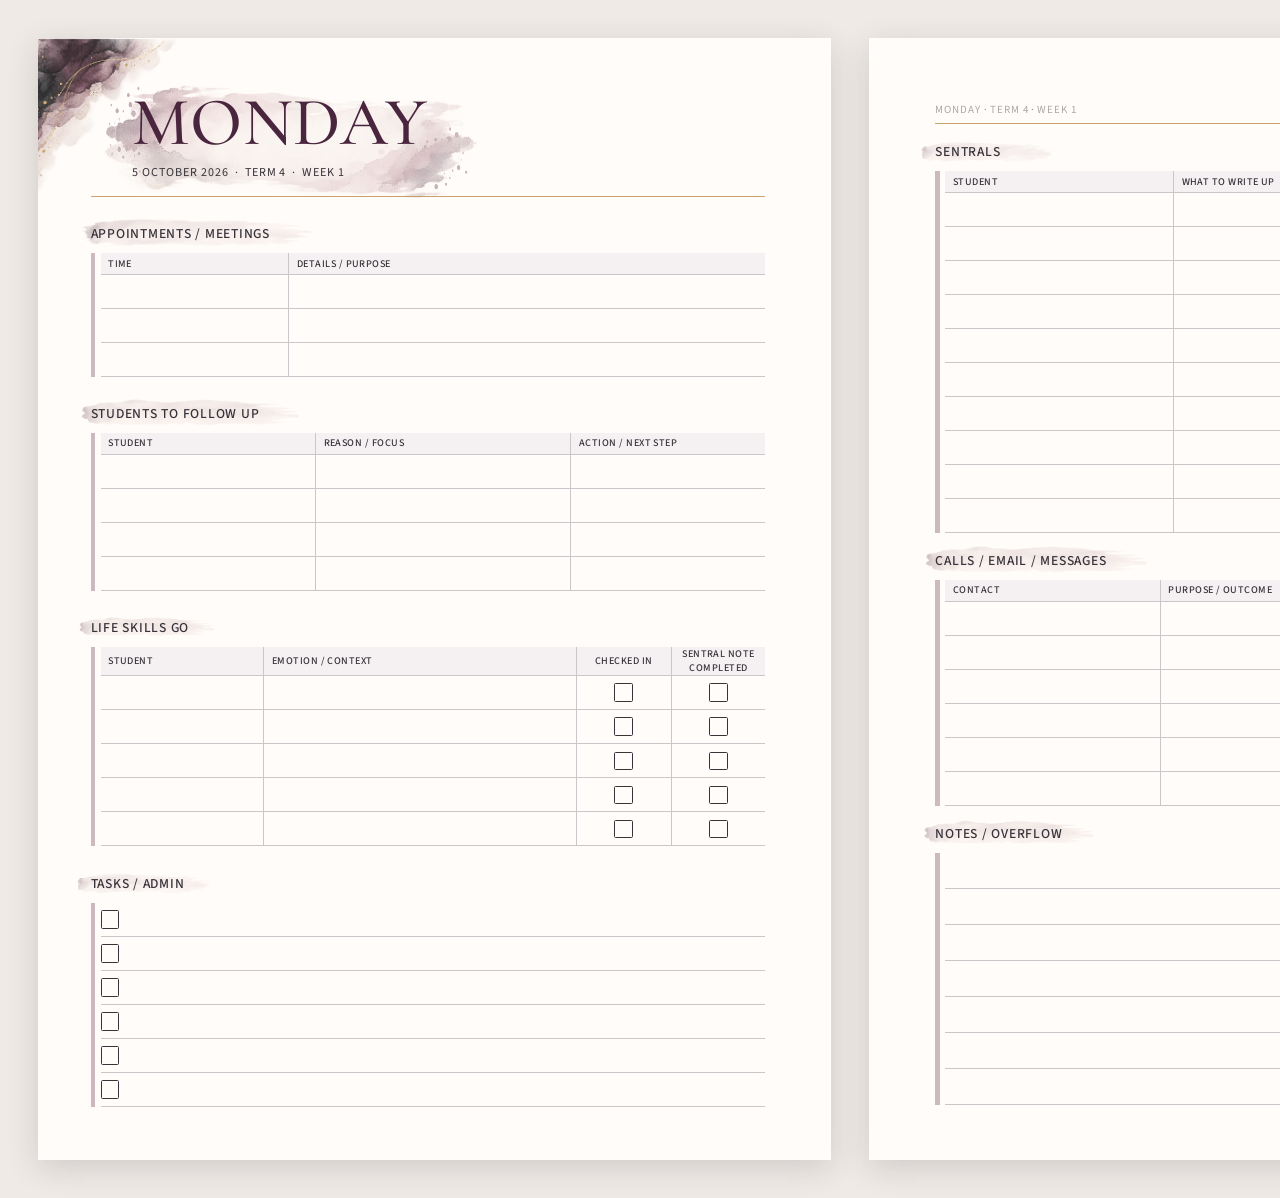
<file: monday/index.html>
<!doctype html>
<html lang="en-AU">
<head>
<meta charset="utf-8">
<meta name="viewport" content="width=device-width,initial-scale=1">
<title>Welfare Planner — Monday Two-Page Reference</title>
<link rel="preconnect" href="https://fonts.googleapis.com">
<link rel="preconnect" href="https://fonts.gstatic.com" crossorigin>
<link href="https://fonts.googleapis.com/css2?family=Cormorant+Garamond:wght@500;600&family=Source+Sans+3:wght@400;500;600&display=swap" rel="stylesheet">
<link rel="stylesheet" href="planner.css">
</head>
<body>

<div class="spread">

  <!-- ================= PAGE 1 — large day heading lives here only (§4) ===== -->
  <section class="page left" id="page1">

    <!-- Title-area accent: the spread's counterweight, much smaller and
         quieter than page 2's composition. The wedge master is rotated 180deg
         so its dark pigment runs along the top and outer edges and thins away
         downward; data-flip tells the QA to mirror the measured silhouette to
         match. It lives in the band opened by the title inset, clear of the
         title column and of the inner binding gutter, and takes no writing
         space. No crop, no auto-trim. -->
    <div class="decor art-tl">
      <img src="../assets/decorative/png/corner_top_left.png" data-flip="xy" alt="">
    </div>

    <div class="page-inner">

      <header class="main-title-wrap">
        <img class="main-title-wash" src="../assets/heading_backgrounds/png/blank_page_title_wash.png" alt="">
        <h1 class="main-title" data-bind="weekday"></h1>
        <div class="main-meta">
          <span data-bind="date-long"></span> &nbsp;·&nbsp;
          <span data-bind="term"></span> &nbsp;·&nbsp;
          WEEK <span data-bind="week"></span>
        </div>
      </header>
      <div class="gold-rule"></div>

      <section class="section">
        <div class="section-heading">
          <img class="wash" src="../assets/heading_backgrounds/png/blank_heading_long.png" alt="">
          <h2>Appointments / Meetings</h2>
        </div>
        <div class="table-shell">
          <table>
            <thead><tr><th style="width:26%">Time</th><th>Details / Purpose</th></tr></thead>
            <tbody id="appointmentsRows"></tbody>
          </table>
        </div>
      </section>

      <section class="section">
        <div class="section-heading">
          <img class="wash" src="../assets/heading_backgrounds/png/blank_heading_medium.png" alt="">
          <h2>Students to Follow Up</h2>
        </div>
        <div class="table-shell">
          <table>
            <thead><tr><th style="width:30%">Student</th><th style="width:36%">Reason / Focus</th><th>Action / Next Step</th></tr></thead>
            <tbody id="studentRows"></tbody>
          </table>
        </div>
      </section>

      <section class="section">
        <div class="section-heading">
          <img class="wash" src="../assets/heading_backgrounds/png/blank_heading_short.png" alt="">
          <h2>Life Skills GO</h2>
        </div>
        <div class="table-shell">
          <table>
            <thead><tr>
              <th style="width:24%">Student</th>
              <th style="width:48%">Emotion / Context</th>
              <th class="tick" style="width:14%">Checked In</th>
              <th class="tick" style="width:14%">Sentral Note Completed</th>
            </tr></thead>
            <tbody id="lifeSkillsRows"></tbody>
          </table>
        </div>
      </section>

      <section class="section">
        <div class="section-heading">
          <img class="wash" src="../assets/heading_backgrounds/png/blank_heading_medium.png" alt="">
          <h2>Tasks / Admin</h2>
        </div>
        <div class="list-shell" id="taskRows"></div>
      </section>

    </div>
  </section>

  <!-- ================= PAGE 2 — compact metadata only, NO second title (§4) = -->
  <section class="page right" id="page2">

    <!-- Peripheral art: lower-right composition, layered into ink strata.
         Order is back to front — wedge strata, then the bracket (unchanged in
         size and position, carrying the plum and the thin gold curves), then
         restrained gold speckle over the dense corner only. data-flip tells
         the QA to mirror each measured silhouette to match its transform.
         No crop, no auto-trim. -->
    <div class="decor art-br">
      <img class="art-strata"  src="../assets/decorative/png/corner_top_left.png" alt="">
      <img class="art-bracket" src="../assets/decorative/png/corner_bottom_right.png" data-flip="xy" alt="">
      <img class="art-speckle" src="../assets/decorative/png/gold_splatter.png" alt="">
    </div>

    <div class="page-inner">

      <header class="page2-meta">
        <span class="p2-ref">
          <span data-bind="weekday"></span><span class="sep">·</span><span data-bind="term"></span><span class="sep">·</span>WEEK <span data-bind="week"></span>
        </span>
        <span class="p2-date-block">
          <span class="p2-label">Date</span>
          <span class="p2-date" data-bind="date-long"></span>
        </span>
      </header>
      <div class="gold-rule"></div>

      <section class="section">
        <div class="section-heading">
          <img class="wash" src="../assets/heading_backgrounds/png/blank_heading_short.png" alt="">
          <h2>Sentrals</h2>
        </div>
        <div class="table-shell">
          <table>
            <thead><tr><th style="width:32%">Student</th><th>What to Write Up</th></tr></thead>
            <tbody id="sentralRows"></tbody>
          </table>
        </div>
      </section>

      <section class="section">
        <div class="section-heading">
          <img class="wash" src="../assets/heading_backgrounds/png/blank_heading_long.png" alt="">
          <h2>Calls / Email / Messages</h2>
        </div>
        <div class="table-shell">
          <table>
            <thead><tr><th style="width:30%">Contact</th><th style="width:40%">Purpose / Outcome</th><th>Follow Up?</th></tr></thead>
            <tbody id="callRows"></tbody>
          </table>
        </div>
      </section>

      <!-- Notes / Overflow runs to the foot of the page: it takes the space
           End of Day used to hold. Its rules are fitted to the artwork's real
           edge, so the lower ones shorten as the painting comes in. -->
      <section class="section">
        <div class="section-heading">
          <img class="wash" src="../assets/heading_backgrounds/png/blank_heading_medium.png" alt="">
          <h2>Notes / Overflow</h2>
        </div>
        <div class="notes-shell" id="notesRows"></div>
      </section>

    </div>
  </section>

</div>

<script src="monday.js"></script>
</body>
</html>
</file>
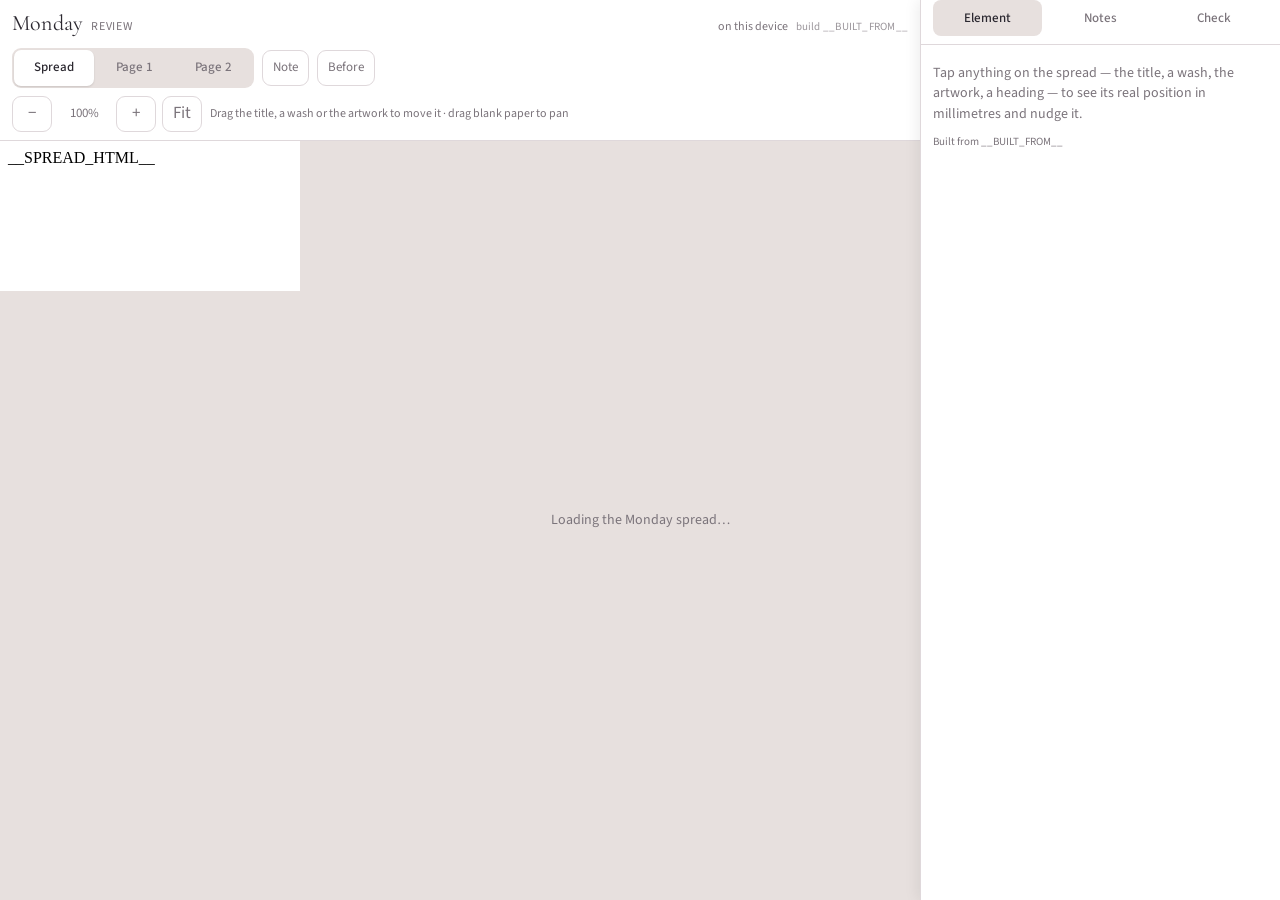
<file: review/artifact-shell.html>
<!doctype html>
<html lang="en-AU">
<head>
<meta charset="utf-8">
<meta name="viewport" content="width=device-width,initial-scale=1,viewport-fit=cover,maximum-scale=1">
<title>Monday Planner Review</title>
<link rel="preconnect" href="https://fonts.googleapis.com">
<link rel="preconnect" href="https://fonts.gstatic.com" crossorigin>
<!-- The webfonts are attached from script, not linked here: a stylesheet still
     loading blocks every script on the page, so a slow or unreachable font host
     would leave the tool sitting at "loading" instead of working in the
     fallback faces. -->
<style>
/* Palette taken from the planner it reviews — the shell is a warm neutral
   biased toward the plum so the pages read truly against it. The pages
   themselves stay paper white in both themes: they are print artefacts. */
:root{
  --shell:#F1ECEA; --surface:#FFFFFF; --sunk:#E7E0DE;
  --ink:#2B2830; --muted:#7B747B; --line:#DFD8DB;
  --accent:#4A263E; --accent-ink:#FFFFFF; --gold:#C49A58;
  --ok:#2F6B3A; --bad:#9B2C2C;
  --sans:'Source Sans 3',ui-sans-serif,system-ui,-apple-system,sans-serif;
  --serif:'Cormorant Garamond',Georgia,serif;
  --tap:44px;
}
@media (prefers-color-scheme:dark){
  :root:not([data-theme="light"]){
    --shell:#1E1B20; --surface:#292529; --sunk:#151317;
    --ink:#EFEAEC; --muted:#A79EA5; --line:#3A353B;
    --accent:#D0A8BE; --accent-ink:#221A20; --gold:#D6B075;
    --ok:#8FCB9B; --bad:#F0989A;
  }
}
:root[data-theme="dark"]{
  --shell:#1E1B20; --surface:#292529; --sunk:#151317;
  --ink:#EFEAEC; --muted:#A79EA5; --line:#3A353B;
  --accent:#D0A8BE; --accent-ink:#221A20; --gold:#D6B075;
  --ok:#8FCB9B; --bad:#F0989A;
}

*{box-sizing:border-box;-webkit-tap-highlight-color:transparent;}
html,body{height:100%;margin:0;overscroll-behavior:none;}
body{
  background:var(--shell); color:var(--ink); font-family:var(--sans);
  font-size:15px; line-height:1.45; display:flex; flex-direction:column;
}
button{font:inherit;color:inherit;background:none;border:0;cursor:pointer;}

/* ---------- app bar ---------- */
.bar{
  flex:0 0 auto; background:var(--surface); border-bottom:1px solid var(--line);
  padding:calc(env(safe-area-inset-top) + 8px) 12px 8px;
  display:flex; flex-direction:column; gap:8px;
}
.bar-top{display:flex; align-items:baseline; gap:8px;}
.wordmark{font-family:var(--serif); font-size:22px; letter-spacing:.01em;}
.sub{font-size:12px; color:var(--muted); letter-spacing:.06em; text-transform:uppercase;}
.status{margin-left:auto; font-size:12px; color:var(--muted);}
.status.saved{color:var(--ok);}
.buildtag{font-size:11px; color:var(--muted); opacity:.75;
  font-variant-numeric:tabular-nums; letter-spacing:.02em;}
.bar-row{display:flex; gap:8px; align-items:center; flex-wrap:wrap;}
.zoomctl{display:flex; gap:6px; align-items:center;}
.zoomctl .icon{min-width:40px; padding:0; font-size:17px; line-height:1;}
#zoomPct{
  min-width:52px; text-align:center; font-size:13px; color:var(--muted);
  font-variant-numeric:tabular-nums;
}
.hintline{font-size:12px; color:var(--muted); flex:1; min-width:0;}
@media (max-width:520px){ .hintline{display:none;} }
.seg{
  display:flex; background:var(--sunk); border-radius:9px; padding:2px; gap:2px; flex:1;
}
.seg button{
  flex:1; min-height:36px; border-radius:7px; font-size:13px; font-weight:500;
  color:var(--muted);
}
.seg button[aria-pressed="true"]{background:var(--surface); color:var(--ink);
  box-shadow:0 1px 2px rgba(0,0,0,.12);}
.icon{
  min-width:var(--tap); min-height:36px; border:1px solid var(--line);
  border-radius:9px; font-size:13px; padding:0 10px; color:var(--muted);
}
.icon[aria-pressed="true"]{background:var(--accent); border-color:var(--accent);
  color:var(--accent-ink);}

/* ---------- stage ---------- */
.viewport{
  flex:1; position:relative; overflow:hidden; background:var(--sunk);
  touch-action:none;
}
.stage{position:absolute; top:0; left:0; transform-origin:0 0;}
.stage iframe{border:0; display:block; background:#fff;}
/* The overlay is what fingers actually touch, so it is the element that has to
   claim the gesture — without this the browser treats a drag as a page scroll
   and stops sending move events partway through. */
.ov{position:absolute; inset:0; touch-action:none;}
.selbox{position:absolute; border:2px solid var(--accent); border-radius:2px;
  background:color-mix(in srgb, var(--accent) 8%, transparent);}
.pin{
  position:absolute; width:26px; height:26px; margin:-13px 0 0 -13px; border-radius:50%;
  background:var(--gold); color:#241a0d; border:2px solid #fff; font-weight:600;
  font-size:13px; line-height:22px; text-align:center;
  box-shadow:0 1px 5px rgba(0,0,0,.4);
}
.pin.on{background:var(--accent); color:var(--accent-ink);}
.boot{
  position:absolute; inset:0; display:grid; place-items:center; text-align:center;
  color:var(--muted); padding:24px; font-size:14px;
}

/* ---------- bottom sheet ---------- */
/* The sheet floats over the spread rather than sharing the column with it, so
   opening it never resizes the stage and shoves the pages out of view. */
.sheet{
  position:fixed; left:0; right:0; bottom:0; z-index:5;
  background:var(--surface); border-top:1px solid var(--line);
  border-radius:16px 16px 0 0; box-shadow:0 -2px 14px rgba(0,0,0,.10);
  display:flex; flex-direction:column; max-height:50vh;
  padding-bottom:env(safe-area-inset-bottom);
}
.sheet.full{max-height:84vh;}
.grip{
  padding:8px 0 4px; display:flex; justify-content:center; touch-action:none;
}
.grip span{width:40px; height:4px; border-radius:2px; background:var(--line);}
.tabs{display:flex; gap:4px; padding:0 12px 8px; border-bottom:1px solid var(--line);}
.tabs button{
  flex:1; min-height:36px; border-radius:8px; font-size:13px; font-weight:500;
  color:var(--muted);
}
.tabs button[aria-pressed="true"]{background:var(--sunk); color:var(--ink);}
.tabs .n{font-variant-numeric:tabular-nums; opacity:.7;}
.body{overflow:auto; -webkit-overflow-scrolling:touch; padding:12px 12px 16px;}
.sheet.peek .body{display:none;}
.sheet.peek .tabs{border-bottom:0;}

/* ---------- element pane ---------- */
.who{display:flex; align-items:baseline; gap:8px; margin-bottom:10px;}
.who h2{margin:0; font-size:16px; font-weight:600;}
.who .kind{font-size:12px; color:var(--muted); text-transform:uppercase; letter-spacing:.07em;}
.readout{
  display:grid; grid-template-columns:repeat(4,1fr); gap:1px; background:var(--line);
  border:1px solid var(--line); border-radius:10px; overflow:hidden; margin-bottom:12px;
}
.readout div{background:var(--surface); padding:7px 8px;}
.readout dt{font-size:11px; color:var(--muted); text-transform:uppercase; letter-spacing:.06em;}
.readout dd{margin:1px 0 0; font-variant-numeric:tabular-nums; font-size:15px;}
.stepper{
  display:flex; align-items:center; gap:8px; padding:6px 0;
  border-bottom:1px solid var(--line);
}
.stepper:last-child{border-bottom:0;}
.stepper .lab{flex:1; font-size:14px;}
.stepper .lab small{display:block; color:var(--muted); font-size:11px;}
.stepper button{
  width:var(--tap); height:var(--tap); border:1px solid var(--line); border-radius:10px;
  font-size:20px; line-height:1; background:var(--surface);
  touch-action:manipulation; user-select:none; -webkit-user-select:none;
}
.stepper button:active{background:var(--sunk);}
.stepper output{
  min-width:66px; text-align:center; font-variant-numeric:tabular-nums; font-size:15px;
}
.stepper output.changed{color:var(--accent); font-weight:600;}
.rowbtns{display:flex; gap:8px; margin-top:12px;}
.rowbtns button{
  flex:1; min-height:var(--tap); border:1px solid var(--line); border-radius:10px;
  font-size:14px;
}
.rowbtns button.primary{background:var(--accent); border-color:var(--accent); color:var(--accent-ink);}
.empty{color:var(--muted); font-size:14px; margin:6px 0 0;}

/* ---------- notes pane ---------- */
.notes{list-style:none; margin:0 0 12px; padding:0; display:flex; flex-direction:column; gap:8px;}
.notes li{
  display:flex; gap:10px; align-items:flex-start; padding:10px;
  background:var(--sunk); border-radius:10px;
}
.notes .num{
  flex:0 0 24px; height:24px; border-radius:50%; background:var(--gold); color:#241a0d;
  font-size:12px; font-weight:600; text-align:center; line-height:24px;
}
.notes .txt{flex:1;}
.notes .meta{display:block; font-size:11px; color:var(--muted); margin-top:2px;
  font-variant-numeric:tabular-nums;}
.notes .del{flex:0 0 auto; width:32px; height:32px; color:var(--muted); font-size:18px;}
.composer{display:flex; gap:8px;}
.composer textarea{
  flex:1; font:inherit; padding:9px 10px; border:1px solid var(--line); border-radius:10px;
  background:var(--surface); color:var(--ink); resize:none; min-height:var(--tap);
}
.composer button{
  min-width:var(--tap); border-radius:10px; background:var(--accent); color:var(--accent-ink);
  padding:0 14px; font-weight:500;
}

/* ---------- check pane ---------- */
.check div{padding:6px 0; border-bottom:1px solid var(--line); font-size:14px;
  font-variant-numeric:tabular-nums;}
.check div:last-child{border-bottom:0;}
.check .bad{color:var(--bad);}
.check .ok{color:var(--ok);}
.built{color:var(--muted); font-size:11px; margin-top:10px;}
@media (prefers-reduced-motion:no-preference){
  .sheet{transition:max-height .18s ease;}
}

/* ---------- wide screens ----------------------------------------------
   On a desktop the sheet becomes a side panel and the spread gets the rest
   of the window, which is the whole point of being on a big screen: the
   pages can be read at a useful size while the controls stay put. */
@media (min-width:820px){
  .sheet{
    top:0; bottom:0; left:auto; right:0; width:360px;
    max-height:none; border-radius:0; border-top:0; border-left:1px solid var(--line);
    box-shadow:-2px 0 14px rgba(0,0,0,.08);
  }
  .sheet.full{max-height:none;}
  .sheet.peek .body{display:block;}     /* nothing to collapse beside the page */
  .sheet.peek .tabs{border-bottom:1px solid var(--line);}
  .grip{display:none;}
  .body{flex:1;}
  .bar{padding-right:372px;}
  .seg{flex:0 0 auto;}
  .seg button{padding:0 20px;}
}
</style>
</head>
<body>

<header class="bar">
  <div class="bar-top">
    <span class="wordmark">Monday</span>
    <span class="sub">review</span>
    <span class="status" id="status">loading</span>
    <span class="buildtag" id="build"></span>
  </div>
  <div class="bar-row">
    <div class="seg" role="group" aria-label="View">
      <button data-view="spread" aria-pressed="true">Spread</button>
      <button data-view="page1" aria-pressed="false">Page 1</button>
      <button data-view="page2" aria-pressed="false">Page 2</button>
    </div>
    <button class="icon" id="modeBtn" aria-pressed="false">Note</button>
    <button class="icon" id="origBtn" aria-pressed="false">Before</button>
  </div>
  <div class="bar-row">
    <span class="zoomctl">
      <button class="icon" id="zoomOut" aria-label="Zoom out">−</button>
      <span id="zoomPct">100%</span>
      <button class="icon" id="zoomIn" aria-label="Zoom in">+</button>
      <button class="icon" id="zoomFit">Fit</button>
    </span>
    <span class="hintline">Drag the title, a wash or the artwork to move it &middot; drag blank paper to pan</span>
  </div>
</header>

<div class="viewport" id="viewport">
  <div class="stage" id="stage">
    <iframe id="frame" title="Monday spread"></iframe>
    <div class="ov" id="ov"></div>
  </div>
  <p class="boot" id="boot">Loading the Monday spread…</p>
</div>

<section class="sheet peek" id="sheet">
  <div class="grip" id="grip"><span></span></div>
  <div class="tabs" role="group" aria-label="Panel">
    <button data-tab="element" aria-pressed="true">Element</button>
    <button data-tab="notes" aria-pressed="false">Notes <span class="n" id="noteCount"></span></button>
    <button data-tab="check" aria-pressed="false">Check <span class="n" id="qaCount"></span></button>
  </div>
  <div class="body" id="body"></div>
</section>

<script>
/* Generated from the real planner source by review/build-artifact.js — same
   markup, same planner.css, same monday.js, same artwork. Rebuild after
   changing any of them. */
const PLANNER_CSS = "__PLANNER_CSS__";
const SPREAD_HTML = "__SPREAD_HTML__";
const BUILT_FROM  = "__BUILT_FROM__";

/* monday.js, verbatim, wrapped in a function whose `document` and `window`
   parameters shadow the globals — so the planner's own code runs against the
   embedded spread's document while executing here, in a script the page
   already got to run. The alternative, an inline <script> inside the embedded
   document, is exactly the kind of thing a content policy refuses, and when it
   is refused the spread never builds and nothing on the page appears to work. */
function runPlanner(document, window){
/*__PLANNER_JS__*/
}

const PX = 96 / 25.4;
const mm = px => +(px / PX).toFixed(1);
const $ = s => document.querySelector(s);

const frame = $('#frame'), stage = $('#stage'), ov = $('#ov'), viewport = $('#viewport');
let win, doc, items = [], sel = null, mode = 'select', tab = 'element';
let scale = 1, tx = 0, ty = 0, showOriginal = false;
const state = { overrides: {}, notes: [] };

/* ---------------------------------------------------------------- planner */
const FONT_CSS = 'https://fonts.googleapis.com/css2?family=' +
  'Cormorant+Garamond:wght@500;600&family=Source+Sans+3:wght@400;500;600&display=swap';

/* Attach the faces from script, to this document and to the spread's. A
   stylesheet that is still loading blocks script execution, so linking these
   in the markup would let a slow font host stop the tool from starting.
   monday.js already re-fits the title and heading washes on
   document.fonts.ready, so the measured geometry catches up when they land. */
function attachFonts(d){
  const l = d.createElement('link');
  l.rel = 'stylesheet'; l.href = FONT_CSS;
  d.head.appendChild(l);
}
attachFonts(document);
const buildEl = document.getElementById('build');
if (buildEl) buildEl.textContent = 'build ' + BUILT_FROM.split(' ')[0];

frame.srcdoc =
  '<!doctype html><html lang="en-AU"><head><meta charset="utf-8">' +
  '<style>' + PLANNER_CSS + '</style></head><body>' + SPREAD_HTML +
  '</body></html>';

/* ------------------------------------------------------------- registry */
const SHORT = {
  'Appointments / Meetings':'Appointments', 'Students to Follow Up':'Students',
  'Life Skills GO':'Life Skills', 'Tasks / Admin':'Tasks', 'Sentrals':'Sentrals',
  'Calls / Email / Messages':'Calls', 'Notes / Overflow':'Notes'
};
const CONTROLS = {
  text:['dx','dy','fontSize','letterSpacing','opacity'],
  wash:['dx','dy','width','height','opacity'],
  art:['dx','dy','width','rotate','opacity'],
  rule:['dx','dy','width','height','opacity'],
  block:['dx','dy','opacity'],
  artgroup:['dx','dy','size']
};
const SPEC = {
  dx:{label:'Move across', unit:'mm', step:.5, min:-60, max:60},
  dy:{label:'Move down', unit:'mm', step:.5, min:-60, max:60},
  width:{label:'Width', unit:'mm', step:1, min:5, max:220},
  height:{label:'Height', unit:'mm', step:1, min:2, max:120},
  rotate:{label:'Rotate', unit:'°', step:5, min:-180, max:180},
  opacity:{label:'Opacity', unit:'', step:.05, min:0, max:1},
  fontSize:{label:'Font size', unit:'mm', step:.1, min:1, max:40},
  letterSpacing:{label:'Letter spacing', unit:'em', step:.005, min:-.05, max:.4},
  size:{label:'Size', unit:'x', step:.05, min:.4, max:1.6}
};

/* Which offsets an element is actually anchored by. Computed style reports
   used pixels for all four, which would make a right-anchored layer look
   left-anchored; the Typed OM keeps `auto`. */
function anchorsOf(el){
  const cs = win.getComputedStyle(el);
  try {
    const m = el.computedStyleMap();
    const auto = p => String(m.get(p)) === 'auto';
    return { left:!auto('left'), right:!auto('right'),
             top:!auto('top'), bottom:!auto('bottom') };
  } catch (e) {
    return { left:cs.left!=='auto', right:cs.right!=='auto',
             top:cs.top!=='auto', bottom:cs.bottom!=='auto' };
  }
}

function add(list, key, name, el, kind){
  if (!el) return;
  const cs = win.getComputedStyle(el);
  const anchors = cs.position === 'absolute' ? anchorsOf(el) : null;
  list.push({ key, name, el, kind, anchors,
    style0: el.getAttribute('style') || '',
    baseTransform: cs.transform === 'none' ? '' : cs.transform,
    base:{ left:cs.left, right:cs.right, top:cs.top, bottom:cs.bottom,
      width:parseFloat(cs.width), height:parseFloat(cs.height),
      fontSize:parseFloat(cs.fontSize),
      letterSpacing:cs.letterSpacing==='normal'?0:parseFloat(cs.letterSpacing),
      opacity:parseFloat(cs.opacity) } });
}

function buildRegistry(){
  const L = [], q = s => doc.querySelector(s);
  add(L,'p1.title','Title — MONDAY', q('#page1 .main-title'),'text');
  add(L,'p1.titleWash','Title wash', q('#page1 .main-title-wash'),'wash');
  add(L,'p1.accent','Top-left accent', q('#page1 .decor.art-tl img'),'art');
  add(L,'p1.meta','Date / term / week', q('#page1 .main-meta'),'text');
  add(L,'p1.rule','Gold rule (page 1)', q('#page1 .gold-rule'),'rule');
  add(L,'p2.ref','Day / term / week', q('#page2 .p2-ref'),'text');
  add(L,'p2.label','DATE label', q('#page2 .p2-label'),'text');
  add(L,'p2.date','The date', q('#page2 .p2-date'),'text');
  add(L,'p2.rule','Gold rule (page 2)', q('#page2 .gold-rule'),'rule');
  ['page1','page2'].forEach(pid => {
    doc.querySelectorAll('#'+pid+' .section').forEach(sec => {
      const h2 = sec.querySelector('h2'); if (!h2) return;
      const s = SHORT[h2.textContent.trim()] || h2.textContent.trim();
      const slug = s.toLowerCase().replace(/[^a-z]+/g,'');
      add(L, pid+'.'+slug+'.wash', s+' wash', sec.querySelector('.wash'),'wash');
      add(L, pid+'.'+slug+'.text', s+' heading', h2,'text');
    });
  });
  add(L,'p2.notes','Notes area', q('#notesRows'),'block');

  /* The corner painting is three stacked layers. Registering them separately
     meant a drag picked up whichever was smallest under the cursor — usually
     the near-invisible gold speckle — so the painting appeared not to move at
     all. They are one thing to a reader, so they are one thing here: the
     bracket stands for the group and every layer takes the same move. */
  const artEls = ['.art-bracket','.art-strata','.art-speckle']
    .map(s => q('#page2 ' + s)).filter(Boolean);
  if (artEls.length){
    const cs0 = win.getComputedStyle(artEls[0]);
    L.push({
      key:'p2.art', name:'Bottom-right artwork', el:artEls[0], kind:'artgroup',
      anchors:null, baseTransform:'', style0:'',
      members: artEls.map(el => {
        const cs = win.getComputedStyle(el);
        return { el, anchors:anchorsOf(el), style0: el.getAttribute('style') || '',
          base:{ left:cs.left, right:cs.right, top:cs.top, bottom:cs.bottom,
                 width:parseFloat(cs.width) } };
      }),
      base:{ width:parseFloat(cs0.width), height:parseFloat(cs0.height),
             opacity:parseFloat(cs0.opacity), fontSize:1, letterSpacing:0 }
    });
  }
  return L;
}

/* ------------------------------------------------------------- overrides */
function baseValue(item, p){
  const b = item.base;
  if (p==='dx'||p==='dy'||p==='rotate') return 0;
  if (p==='size') return 1;
  if (p==='width') return mm(b.width);
  if (p==='height') return mm(b.height);
  if (p==='opacity') return +b.opacity.toFixed(2);
  if (p==='fontSize') return mm(b.fontSize);
  if (p==='letterSpacing') return +(b.letterSpacing / b.fontSize).toFixed(3);
  return 0;
}
const valueOf = (item,p) =>
  (state.overrides[item.key] && p in state.overrides[item.key]) ?
    state.overrides[item.key][p] : baseValue(item,p);

function setValue(item, p, v){
  const spec = SPEC[p];
  v = Math.min(spec.max, Math.max(spec.min, +v.toFixed(3)));
  const o = state.overrides[item.key] || (state.overrides[item.key] = {});
  if (v === baseValue(item,p)) delete o[p]; else o[p] = v;
  if (!Object.keys(o).length) delete state.overrides[item.key];
  applyAll(); save();
}

function applyOne(item){
  const v = state.overrides[item.key];

  if (item.kind === 'artgroup'){
    item.members.forEach(m => m.el.setAttribute('style', m.style0));
    if (!v || showOriginal) return;
    const gx = v.dx || 0, gy = v.dy || 0, size = v.size || 1;
    item.members.forEach(m => {
      const a = m.anchors, b = m.base;
      if (gx) a.right && !a.left ? m.el.style.right = (mm(parseFloat(b.right)) - gx)+'mm'
                                 : m.el.style.left  = (mm(parseFloat(b.left))  + gx)+'mm';
      if (gy) a.bottom && !a.top ? m.el.style.bottom = (mm(parseFloat(b.bottom)) - gy)+'mm'
                                 : m.el.style.top    = (mm(parseFloat(b.top))    + gy)+'mm';
      if (size !== 1) m.el.style.width = (mm(b.width) * size).toFixed(1)+'mm';
    });
    return;
  }

  const el = item.el;
  el.setAttribute('style', item.style0);
  if (!v || showOriginal) return;
  const dx = v.dx || 0, dy = v.dy || 0;
  if (dx || dy){
    if (item.anchors){
      const a = item.anchors, b = item.base;
      if (dx) a.right && !a.left ? el.style.right = (mm(parseFloat(b.right)) - dx)+'mm'
                                 : el.style.left  = (mm(parseFloat(b.left))  + dx)+'mm';
      if (dy) a.bottom && !a.top ? el.style.bottom = (mm(parseFloat(b.bottom)) - dy)+'mm'
                                 : el.style.top    = (mm(parseFloat(b.top))    + dy)+'mm';
    } else {
      el.style.transform = ('translate('+dx+'mm,'+dy+'mm) '+item.baseTransform).trim();
    }
  }
  if (v.rotate){
    const pre = (dx||dy) && !item.anchors ? 'translate('+dx+'mm,'+dy+'mm) ' : '';
    el.style.transform = (pre+'rotate('+v.rotate+'deg) '+item.baseTransform).trim();
  }
  if ('width' in v) el.style.width = v.width+'mm';
  if ('height' in v) el.style.height = v.height+'mm';
  if ('opacity' in v) el.style.opacity = v.opacity;
  if ('fontSize' in v) el.style.fontSize = v.fontSize+'mm';
  if ('letterSpacing' in v) el.style.letterSpacing = v.letterSpacing+'em';
}

/* rebuild: replace the panel's contents (selection or tab changed).
   Otherwise only the numbers are refreshed — rebuilding on every press threw
   the panel's scroll back to the top, which moved the button out from under
   the thumb and made the steppers feel dead after one tap. */
function applyAll(rebuild){
  items.forEach(applyOne);
  try { win.fitNotesToArtwork(4); } catch(e){}
  draw();
  if (rebuild || tab !== 'element' || !stepRefs.length) render(); else refreshValues();
}

/* ------------------------------------------------------------------ view */
function setTransform(){
  stage.style.transform = 'translate('+tx+'px,'+ty+'px) scale('+scale+')';
  const pct = $('#zoomPct');
  if (pct) pct.textContent = Math.round(scale*100) + '%';
}

/* Zoom about the middle of what is on screen, for the buttons. */
function zoomBy(factor){
  const vp = viewport.getBoundingClientRect();
  const cx = vp.width/2, cy = vp.height/2;
  const s = Math.min(6, Math.max(.1, scale * factor));
  tx = cx - (cx - tx) * s / scale;
  ty = cy - (cy - ty) * s / scale;
  scale = s; userMoved = true; setTransform(); draw();
}
let lastView = 'spread', userMoved = false;
const isWide = () => window.matchMedia('(min-width:820px)').matches;
function fitTo(what){
  lastView = what; userMoved = false;
  const vp = viewport.getBoundingClientRect();
  const t = what==='spread' ? doc.querySelector('.spread') : doc.getElementById(what);
  if (!t) return;
  const r = t.getBoundingClientRect();
  // Reserve the panel's space whether it is open or not, so opening and
  // closing it never moves the pages: beside the spread on a wide screen,
  // below it on a phone.
  const wide = isWide();
  const w = vp.width - (wide ? 372 : 0);
  const h = vp.height - (wide ? 0 : Math.min(vp.height * 0.5, 380));
  scale = Math.min((w-24)/r.width, (h-24)/r.height);
  tx = (w - r.width*scale)/2 - r.left*scale;
  ty = (h - r.height*scale)/2 - r.top*scale;
  setTransform(); draw();
}

function draw(){
  ov.replaceChildren();
  if (sel && !showOriginal){
    const r = sel.el.getBoundingClientRect();
    const b = document.createElement('div');
    b.className = 'selbox';
    b.style.cssText = 'left:'+r.left+'px;top:'+r.top+'px;width:'+r.width+'px;height:'+r.height+'px;'+
      'border-width:'+(2/scale)+'px';
    ov.appendChild(b);
  }
  state.notes.filter(n => n.page).forEach(n => {
    const p = doc.getElementById('page'+n.page); if (!p) return;
    const r = p.getBoundingClientRect();
    const el = document.createElement('div');
    el.className = 'pin' + (sel && n.element === sel.name ? ' on' : '');
    el.textContent = n.n;
    el.style.cssText = 'left:'+(r.left+n.xMm*PX)+'px;top:'+(r.top+n.yMm*PX)+'px;'+
      'transform:scale('+(1/scale)+')';
    ov.appendChild(el);
  });
}

function hit(x,y){
  let best=null, area=Infinity;
  for (const it of items){
    const r = it.el.getBoundingClientRect();
    if (r.width<1||r.height<1) continue;
    if (x>=r.left&&x<=r.right&&y>=r.top&&y<=r.bottom){
      const a=r.width*r.height; if (a<area){best=it;area=a;}
    }
  }
  return best;
}
function pageAt(x,y){
  for (const pid of ['page1','page2']){
    const r = doc.getElementById(pid).getBoundingClientRect();
    if (x>=r.left&&x<=r.right&&y>=r.top&&y<=r.bottom)
      return {page:pid==='page1'?1:2, xMm:mm(x-r.left), yMm:mm(y-r.top)};
  }
  return null;
}

/* --------------------------------------------------------------- gestures */
const pts = new Map();
let gesture = null;
const local = e => {
  const r = ov.getBoundingClientRect();
  return { x:(e.clientX-r.left)/scale, y:(e.clientY-r.top)/scale };
};

ov.addEventListener('pointerdown', e => {
  ov.setPointerCapture(e.pointerId);
  pts.set(e.pointerId, e);
  if (pts.size === 2){
    const [a,b] = [...pts.values()];
    gesture = { type:'pinch', d0:Math.hypot(a.clientX-b.clientX, a.clientY-b.clientY),
      s0:scale, cx:(a.clientX+b.clientX)/2, cy:(a.clientY+b.clientY)/2, tx0:tx, ty0:ty };
    return;
  }
  const p = local(e);
  if (mode === 'note'){ gesture = { type:'note', p }; return; }
  // Press on something and you are moving it, immediately. Requiring a
  // separate click to select first meant the first drag always panned the
  // page instead, which reads as "it won't let me move anything".
  const target = hit(p.x, p.y);
  if (target && CONTROLS[target.kind]){
    if (!sel || sel.key !== target.key){ sel = target; draw(); render(); openSheet(); }
    gesture = { type:'drag', item:target, p,
                dx0:valueOf(target,'dx'), dy0:valueOf(target,'dy'), moved:false };
  } else {
    gesture = { type:'pan', x:e.clientX, y:e.clientY, tx0:tx, ty0:ty, target, moved:false };
  }
});

/* With a mouse, show what will happen before the button goes down. */
ov.addEventListener('pointermove', e => {
  if (gesture || e.pointerType !== 'mouse' || !items.length) return;
  const r = ov.getBoundingClientRect();
  const t = hit((e.clientX - r.left)/scale, (e.clientY - r.top)/scale);
  ov.style.cursor = mode === 'note' ? 'crosshair' : (t ? 'move' : 'grab');
});

ov.addEventListener('pointermove', e => {
  if (!pts.has(e.pointerId)) return;
  pts.set(e.pointerId, e);
  if (!gesture) return;
  if (gesture.type === 'pinch' && pts.size === 2){
    const [a,b] = [...pts.values()];
    const d = Math.hypot(a.clientX-b.clientX, a.clientY-b.clientY);
    const s = Math.min(6, Math.max(.1, gesture.s0 * d / gesture.d0));
    const vp = viewport.getBoundingClientRect();
    const cx = gesture.cx - vp.left, cy = gesture.cy - vp.top;
    tx = cx - (cx - gesture.tx0) * s / gesture.s0;
    ty = cy - (cy - gesture.ty0) * s / gesture.s0;
    scale = s; userMoved = true; setTransform(); draw(); return;
  }
  if (gesture.type === 'pan'){
    if (Math.abs(e.clientX-gesture.x) + Math.abs(e.clientY-gesture.y) > 6){
      gesture.moved = true; userMoved = true;
    }
    tx = gesture.tx0 + (e.clientX - gesture.x);
    ty = gesture.ty0 + (e.clientY - gesture.y);
    setTransform(); return;
  }
  if (gesture.type === 'drag'){
    const p = local(e);
    gesture.moved = true;
    const step = v => Math.round(v*2)/2;
    setValue(gesture.item,'dx', step(gesture.dx0 + mm((p.x-gesture.p.x)*PX/PX)));
    setValue(gesture.item,'dy', step(gesture.dy0 + mm((p.y-gesture.p.y)*PX/PX)));
  }
});

let handledAt = 0;
ov.addEventListener('pointerup', e => {
  pts.delete(e.pointerId);
  const g = gesture;
  if (pts.size === 0) gesture = null;
  handledAt = Date.now();
  if (!g) return;
  if (g.type === 'note'){
    const at = pageAt(g.p.x, g.p.y);
    if (at) startNote(at, hit(g.p.x, g.p.y));
  } else if (g.type === 'pan' && !g.moved){
    sel = g.target || null; draw(); render(); openSheet();
  }
});
ov.addEventListener('pointercancel', e => { pts.delete(e.pointerId); gesture = null; });

/* Wheel zooms about the cursor, the way any canvas does. */
ov.addEventListener('wheel', e => {
  e.preventDefault();
  const vp = viewport.getBoundingClientRect();
  const cx = e.clientX - vp.left, cy = e.clientY - vp.top;
  const s = Math.min(6, Math.max(.1, scale * (e.deltaY < 0 ? 1.12 : 1/1.12)));
  tx = cx - (cx - tx) * s / scale;
  ty = cy - (cy - ty) * s / scale;
  scale = s; userMoved = true; setTransform(); draw();
}, { passive: false });

/* A plain tap, as a fallback. Some mobile browsers cancel a pointer sequence
   mid-gesture, which would swallow the selection; click still arrives. */
ov.addEventListener('click', e => {
  if (gesture || !items.length) return;
  if (Date.now() - handledAt < 600) return;   // the pointer sequence already dealt with it
  const r = ov.getBoundingClientRect();
  const x = (e.clientX - r.left)/scale, y = (e.clientY - r.top)/scale;
  if (mode === 'note'){
    const at = pageAt(x,y);
    if (at) startNote(at, hit(x,y));
    return;
  }
  const target = hit(x,y);
  if (target && (!sel || sel.key !== target.key)){
    sel = target; draw(); render(); openSheet();
  }
});

/* ------------------------------------------------------------------ sheet */
const sheet = $('#sheet'), body = $('#body');
const openSheet = () => { sheet.classList.remove('peek'); };
// The grip cycles closed -> half -> tall, so a long list of controls can be
// read without giving up sight of the pages by default.
$('#grip').addEventListener('click', () => {
  if (sheet.classList.contains('peek')) sheet.classList.remove('peek');
  else if (!sheet.classList.contains('full')) sheet.classList.add('full');
  else sheet.classList.remove('full'), sheet.classList.add('peek');
});
document.querySelectorAll('[data-tab]').forEach(b => b.onclick = () => {
  tab = b.dataset.tab;
  document.querySelectorAll('[data-tab]').forEach(x =>
    x.setAttribute('aria-pressed', String(x === b)));
  openSheet(); render();
});
document.querySelectorAll('[data-view]').forEach(b => b.onclick = () => {
  document.querySelectorAll('[data-view]').forEach(x =>
    x.setAttribute('aria-pressed', String(x === b)));
  fitTo(b.dataset.view);
});
$('#zoomIn').onclick  = () => zoomBy(1.25);
$('#zoomOut').onclick = () => zoomBy(1/1.25);
$('#zoomFit').onclick = () => fitTo(lastView);
$('#modeBtn').onclick = e => {
  mode = mode === 'note' ? 'select' : 'note';
  e.currentTarget.setAttribute('aria-pressed', String(mode === 'note'));
  e.currentTarget.textContent = mode === 'note' ? 'Noting' : 'Note';
};
$('#origBtn').onclick = e => {
  showOriginal = !showOriginal;
  e.currentTarget.setAttribute('aria-pressed', String(showOriginal));
  applyAll();
};

/* ------------------------------------------------------------- rendering */
function render(){
  $('#noteCount').textContent = state.notes.length || '';
  if (tab === 'element') return renderElement();
  if (tab === 'notes') return renderNotes();
  renderCheck();
}

/* Live references into the element pane, so a value change can update the
   numbers in place instead of replacing the panel under the reader's hand. */
let stepRefs = [], readoutCells = null;

/* Steppers fire on press and then repeat while held — half a millimetre per
   tap is a lot of tapping when something needs moving several millimetres. */
function hold(btn, fn){
  let delay, repeat;
  const stop = () => { clearTimeout(delay); clearInterval(repeat); };
  btn.addEventListener('pointerdown', e => {
    e.preventDefault();
    fn();
    delay = setTimeout(() => { repeat = setInterval(fn, 90); }, 420);
  });
  ['pointerup','pointercancel','pointerleave'].forEach(t => btn.addEventListener(t, stop));
}

function refreshValues(){
  if (!sel) return;
  stepRefs.forEach(({ prop, outEl, spec }) => {
    const v = valueOf(sel, prop);
    outEl.textContent = spec.step < .01 ? v.toFixed(3) : v.toFixed(1);
    outEl.classList.toggle('changed', v !== baseValue(sel, prop));
  });
  if (readoutCells){
    const r = sel.el.getBoundingClientRect();
    const p = sel.el.closest('.page').getBoundingClientRect();
    readoutCells.x.textContent = mm(r.left - p.left);
    readoutCells.y.textContent = mm(r.top - p.top);
    readoutCells.w.textContent = mm(r.width);
    readoutCells.h.textContent = mm(r.height);
  }
}

function renderElement(){
  body.replaceChildren();
  stepRefs = []; readoutCells = null;
  if (!sel){
    body.innerHTML = '<p class="empty">Tap anything on the spread — the title, a wash, ' +
      'the artwork, a heading — to see its real position in millimetres and nudge it.</p>' +
      '<p class="built">Built from ' + BUILT_FROM + '</p>';
    return;
  }
  const r = sel.el.getBoundingClientRect();
  const p = sel.el.closest('.page').getBoundingClientRect();
  const wrap = document.createElement('div');
  wrap.innerHTML =
    '<div class="who"><h2>'+sel.name+'</h2><span class="kind">'+sel.kind+'</span></div>' +
    '<dl class="readout">' +
      '<div><dt>X</dt><dd>'+mm(r.left-p.left)+'</dd></div>' +
      '<div><dt>Y</dt><dd>'+mm(r.top-p.top)+'</dd></div>' +
      '<div><dt>W</dt><dd>'+mm(r.width)+'</dd></div>' +
      '<div><dt>H</dt><dd>'+mm(r.height)+'</dd></div>' +
    '</dl>';
  body.appendChild(wrap);
  const dds = wrap.querySelectorAll('.readout dd');
  readoutCells = { x: dds[0], y: dds[1], w: dds[2], h: dds[3] };

  (CONTROLS[sel.kind] || []).forEach(prop => {
    const spec = SPEC[prop], val = valueOf(sel, prop);
    const row = document.createElement('div');
    row.className = 'stepper';
    const lab = document.createElement('span');
    lab.className = 'lab';
    lab.innerHTML = spec.label + '<small>' + spec.unit + '</small>';
    const dec = document.createElement('button'); dec.textContent = '−';
    dec.setAttribute('aria-label','Decrease '+spec.label);
    const outEl = document.createElement('output');
    const inc = document.createElement('button'); inc.textContent = '+';
    inc.setAttribute('aria-label','Increase '+spec.label);
    hold(dec, () => setValue(sel, prop, valueOf(sel, prop) - spec.step));
    hold(inc, () => setValue(sel, prop, valueOf(sel, prop) + spec.step));
    stepRefs.push({ prop, outEl, spec });
    row.append(lab, dec, outEl, inc);
    body.appendChild(row);
  });
  refreshValues();

  const btns = document.createElement('div');
  btns.className = 'rowbtns';
  const r1 = document.createElement('button');
  r1.textContent = 'Reset this';
  r1.onclick = () => { delete state.overrides[sel.key]; applyAll(true); save(); };
  const r2 = document.createElement('button');
  r2.textContent = 'Note about this';
  r2.className = 'primary';
  r2.onclick = () => {
    const p2 = sel.el.closest('.page');
    const rr = sel.el.getBoundingClientRect(), pr = p2.getBoundingClientRect();
    startNote({ page: p2.id === 'page1' ? 1 : 2,
      xMm: mm(rr.left + rr.width/2 - pr.left), yMm: mm(rr.top + rr.height/2 - pr.top) }, sel);
  };
  btns.append(r1, r2);
  body.appendChild(btns);
}

let pendingNote = null;
function startNote(at, item){
  pendingNote = { ...at, element: item ? item.name : null };
  tab = 'notes';
  document.querySelectorAll('[data-tab]').forEach(x =>
    x.setAttribute('aria-pressed', String(x.dataset.tab === 'notes')));
  openSheet(); render();
  const ta = body.querySelector('textarea');
  if (ta) ta.focus();
}

function renderNotes(){
  body.replaceChildren();
  const ol = document.createElement('ul');
  ol.className = 'notes';
  state.notes.forEach(n => {
    const li = document.createElement('li');
    li.innerHTML = '<span class="num">'+n.n+'</span><span class="txt">'+
      n.text.replace(/[<&]/g, c => c === '<' ? '&lt;' : '&amp;') +
      '<span class="meta">page '+n.page+' · '+n.xMm+', '+n.yMm+' mm'+
      (n.element ? ' · '+n.element : '')+'</span></span>';
    const del = document.createElement('button');
    del.className = 'del'; del.textContent = '×';
    del.setAttribute('aria-label','Delete note '+n.n);
    del.onclick = () => { state.notes = state.notes.filter(x => x !== n);
      renderNotes(); draw(); save(); };
    li.appendChild(del);
    ol.appendChild(li);
  });
  body.appendChild(ol);

  const c = document.createElement('div');
  c.className = 'composer';
  const ta = document.createElement('textarea');
  ta.rows = 2;
  ta.placeholder = pendingNote
    ? 'Note about ' + (pendingNote.element || ('page ' + pendingNote.page)) + '…'
    : 'Tap Note, then tap the spread to pin a spot — or type a general note here.';
  const send = document.createElement('button');
  send.textContent = 'Add';
  send.onclick = () => {
    const text = ta.value.trim(); if (!text) return;
    const at = pendingNote || { page:0, xMm:0, yMm:0, element:null };
    state.notes.push({ n: state.notes.length + 1, ...at, text, at: new Date().toISOString() });
    pendingNote = null; ta.value = '';
    renderNotes(); draw(); save();
  };
  c.append(ta, send);
  body.appendChild(c);

  const btns = document.createElement('div');
  btns.className = 'rowbtns';
  const reset = document.createElement('button');
  reset.textContent = 'Reset all changes';
  reset.onclick = () => {
    if (!confirm('Undo every adjustment? Your notes are kept.')) return;
    state.overrides = {}; applyAll(true); save();
  };
  btns.append(reset);
  body.appendChild(btns);
}

function renderCheck(){
  body.replaceChildren();
  const lines = [];
  if (!win || typeof win.assertNoPageOverflow !== 'function'){
    body.innerHTML = '<div class="check"><div class="bad">The spread has not ' +
      'finished building, so the checks cannot run.</div>' +
      '<p class="built">Built from ' + BUILT_FROM + '</p></div>';
    return;
  }
  let problems = [];
  try { problems = win.assertNoPageOverflow(); } catch(e){ problems = ['Checks failed: '+e.message]; }
  const art = [...doc.querySelectorAll('#page2 .decor img')];
  let gap = Infinity;
  doc.querySelectorAll('#notesRows .note-line').forEach(l => {
    const b = l.getBoundingClientRect();
    const left = Math.min(...art.map(a => win.inkSpanIn(a, b.top, b.bottom).left));
    if (isFinite(left)) gap = Math.min(gap, mm(left - b.right));
  });
  lines.push(['Notes clearance from the artwork',
    isFinite(gap) ? gap.toFixed(1)+' mm (4.0 needed)' : 'no artwork alongside',
    !isFinite(gap) || gap >= 3.9]);
  ['page1','page2'].forEach(pid => {
    const p = doc.getElementById(pid);
    const last = [...p.querySelectorAll('.page-inner .section')].pop();
    const bottom = mm(last.getBoundingClientRect().bottom - p.getBoundingClientRect().top);
    lines.push([pid === 'page1' ? 'Page 1 fills to' : 'Page 2 fills to',
      bottom.toFixed(1)+' mm of 283', bottom <= 283]);
  });
  const div = document.createElement('div');
  div.className = 'check';
  div.innerHTML = lines.map(([k,v,ok]) =>
      '<div><span>'+k+'</span> — <span class="'+(ok?'ok':'bad')+'">'+v+'</span></div>').join('') +
    (problems.length
      ? problems.map(p => '<div class="bad">'+p+'</div>').join('')
      : '<div class="ok">Nothing overflows, overlaps or is clipped.</div>') +
    '<p class="built">Built from ' + BUILT_FROM + '</p>';
  body.appendChild(div);
  $('#qaCount').textContent = problems.length || '';
}

/* ------------------------------------------------------------ persistence */
let db = null, saveTimer = null, dirty = false;
const status = $('#status');
const setStatus = (t, ok) => { status.textContent = t; status.classList.toggle('saved', !!ok); };

function save(){
  clearTimeout(saveTimer);
  dirty = true;
  setStatus('saving…');
  saveTimer = setTimeout(async () => {
    const payload = { overrides: state.overrides, notes: state.notes,
                      updatedAt: new Date().toISOString() };
    if (db){
      try { await db.doc('review/monday').set(payload); dirty = false; setStatus('saved', true); }
      catch(e){ setStatus('not saved — your changes are still on screen'); }
    } else {
      try { localStorage.setItem('monday-review', JSON.stringify(payload));
            dirty = false; setStatus('saved on this device', true); }
      catch(e){ setStatus('not saved'); }
    }
  }, 700);
}

async function initStore(){
  try { db = window.claude && await window.claude.use('db'); } catch(e){ db = null; }
  if (db){
    db.doc('review/monday').onSnapshot(snap => {
      if (!snap.exists) { setStatus('ready', true); return; }
      const d = snap.data();
      if (snap.metadata.hasPendingWrites) return;
      // A periodic refresh carrying the last saved state must not undo an edit
      // made since: while there are unsaved changes, the page is the truth.
      if (dirty) return;
      state.overrides = d.overrides || {};
      state.notes = d.notes || [];
      if (items.length) applyAll(true);
      setStatus('saved', true);
    }, () => setStatus('sync off'));
  } else {
    try {
      const raw = localStorage.getItem('monday-review');
      if (raw){ const d = JSON.parse(raw);
        state.overrides = d.overrides || {}; state.notes = d.notes || [];
        if (items.length) applyAll(true); }
    } catch(e){}
    setStatus('on this device');
  }
}

/* -------------------------------------------------------------------- boot */
function start(){
  win = frame.contentWindow; doc = frame.contentDocument;
  const s = doc.querySelector('.spread').getBoundingClientRect();
  // Size the frame to its content and suppress its own scrollbars: panning is
  // this tool's job, and a scrollbar inside the stage is just noise.
  doc.documentElement.style.overflow = 'hidden';
  frame.style.width = Math.ceil(doc.documentElement.scrollWidth) + 2 + 'px';
  frame.style.height = Math.ceil(doc.documentElement.scrollHeight) + 2 + 'px';
  items = buildRegistry();
  const boot = $('#boot'); if (boot) boot.remove();
  fitTo('spread');
  applyAll();
  void s;

  // The faces can arrive after this, which moves everything the registry
  // measured. Re-measure once they land — but only while nothing has been
  // adjusted yet, so a rebuild can never record an override as the baseline.
  if (doc.fonts) doc.fonts.ready.then(() => {
    if (Object.keys(state.overrides).length) return;
    items = buildRegistry();
    const view = document.querySelector('[data-view][aria-pressed="true"]');
    fitTo(view ? view.dataset.view : 'spread');
    applyAll();
  });
}

let waited = 0;
const poll = setInterval(() => {
  const d = frame.contentDocument;
  waited += 200;
  if (d && d.body && d.querySelector('.spread')){
    clearInterval(poll);
    attachFonts(d);
    try {
      runPlanner(d, frame.contentWindow);   // builds the rows, fits the washes
    } catch (err) {
      $('#boot').textContent = 'The spread could not be built: ' + err.message;
      return;
    }
    const ready = Promise.all([
      d.fonts ? d.fonts.ready : Promise.resolve(),
      ...[...d.images].map(i => i.complete ? Promise.resolve()
        : new Promise(r => { i.addEventListener('load', r, {once:true});
                             i.addEventListener('error', r, {once:true}); }))
    ]);
    Promise.race([ready, new Promise(r => setTimeout(r, 4000))])
      .then(() => setTimeout(start, 100));
  } else if (waited >= 15000){
    clearInterval(poll);
    $('#boot').textContent = 'The spread did not finish loading. Pull down to reload.';
  }
}, 200);

// Turning the phone changes the stage; re-fit unless the reader has panned
// or zoomed to somewhere of their own.
window.addEventListener('resize', () => {
  if (!items.length) return;
  if (userMoved) draw(); else fitTo(lastView);
});
initStore();
render();
</script>
</body>
</html>
</file>
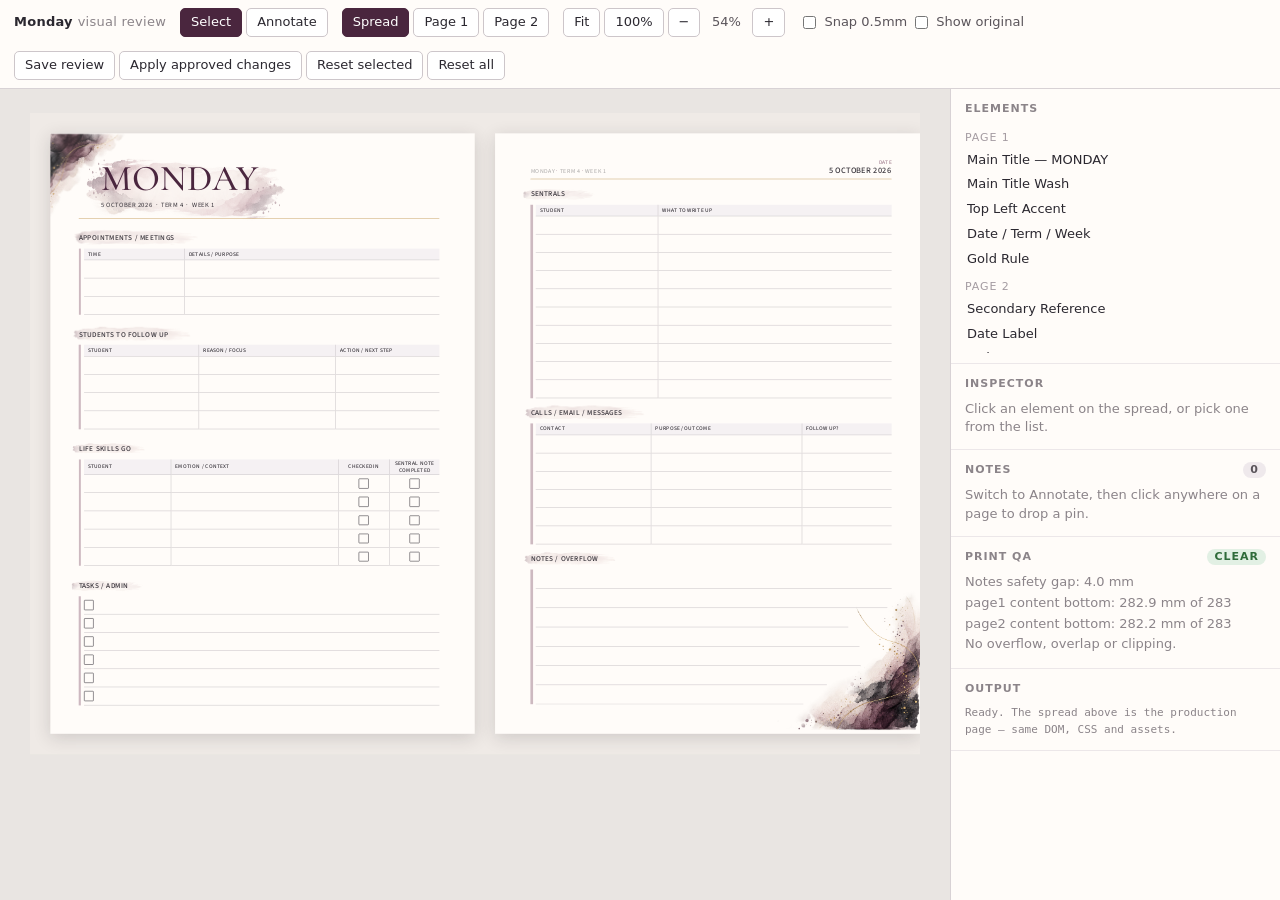
<file: review/monday.html>
<!doctype html>
<html lang="en-AU">
<head>
<meta charset="utf-8">
<meta name="viewport" content="width=device-width,initial-scale=1">
<title>Monday — visual review</title>
<link rel="stylesheet" href="review.css">
</head>
<body>

<header class="bar">
  <span class="brand">Monday <em>visual review</em></span>

  <span class="group" role="group" aria-label="Mode">
    <button data-mode="select" class="on">Select</button>
    <button data-mode="annotate">Annotate</button>
  </span>

  <span class="group" role="group" aria-label="View">
    <button data-view="spread" class="on">Spread</button>
    <button data-view="page1">Page 1</button>
    <button data-view="page2">Page 2</button>
  </span>

  <span class="group" role="group" aria-label="Zoom">
    <button data-zoom="fit">Fit</button>
    <button data-zoom="1">100%</button>
    <button data-zoom="out">−</button>
    <span id="zoomLabel">100%</span>
    <button data-zoom="in">+</button>
  </span>

  <span class="group">
    <label class="chk"><input type="checkbox" id="snap"> Snap 0.5mm</label>
    <label class="chk"><input type="checkbox" id="showOriginal"> Show original</label>
  </span>

  <span class="spacer"></span>

  <span class="group">
    <button id="save">Save review</button>
    <button id="apply">Apply approved changes</button>
    <button id="resetSel">Reset selected</button>
    <button id="resetAll" class="warn">Reset all</button>
  </span>
</header>

<main>
  <section class="canvas" id="canvas">
    <div class="stage" id="stage">
      <iframe id="frame" src="../monday/index.html" title="Monday spread"></iframe>
      <div class="overlay" id="overlay"></div>
    </div>
    <p class="hint" id="bootHint">Loading the real Monday spread…</p>
  </section>

  <aside class="panel">
    <div class="pane">
      <h2>Elements</h2>
      <div id="tree" class="tree"></div>
    </div>

    <div class="pane" id="inspector">
      <h2>Inspector</h2>
      <p class="muted" id="noSel">Click an element on the spread, or pick one from the list.</p>
      <div id="selBody" hidden>
        <p class="selName" id="selName"></p>
        <table class="geo" id="geo"></table>
        <div id="controls"></div>
      </div>
    </div>

    <div class="pane">
      <h2>Notes <span class="count" id="pinCount">0</span></h2>
      <p class="muted" id="pinHint">Switch to Annotate, then click anywhere on a page to drop a pin.</p>
      <ol class="pins" id="pins"></ol>
    </div>

    <div class="pane">
      <h2>Print QA <span class="dot" id="qaDot"></span></h2>
      <div id="qa" class="qa muted">—</div>
    </div>

    <div class="pane">
      <h2>Output</h2>
      <pre id="out" class="out muted">Nothing yet.</pre>
    </div>
  </aside>
</main>

<script src="review.js"></script>
</body>
</html>
</file>
<file: monday/planner.css>
/* ==========================================================================
   WELFARE PLANNER — VISUAL SYSTEM
   Tokens from docs/COLOUR_PALETTE_RGB_HEX.json
   Rules from docs/VISUAL_SYSTEM_LOCK.md + CLAUDE_MASTER_IMPLEMENTATION_INSTRUCTIONS.md
   ========================================================================== */

:root{
  /* palette */
  --paper:#FFFCF9;
  --plum:#4A263E;
  --ink:#29262B;
  --charcoal:#37333A;
  --mauve:#A48292;
  --musty-pink:#C39AA6;
  --soft-blush:#EFE6E9;
  --stone:#C8BDB8;
  --warm-grey:#AAA8A7;
  --line-grey:#CBC6C9;
  --light-grey:#F5F1F3;
  --gold:#C49A58;

  /* type */
  --serif:'Cormorant Garamond',Georgia,serif;
  --sans:'Source Sans 3',Arial,Helvetica,sans-serif;

  /* rhythm — write-in rows are the fixed point; everything else gives way to
     them. Structured rows 9mm, Notes only slightly more open at 9.5mm. */
  /* Set a shade under target: a row's rule and its pixel snapping add ~0.26mm,
     so these render at 9.0mm and 9.5mm. Verify with the SIZES report, not the
     declaration. */
  --row-h:8.75mm;
  --note-h:9.25mm;
  --thead-h:5.4mm;
  --head-h:7.8mm;
  --shell-gap:1.2mm;
  --section-gap:4mm;
  --rule:.18mm;
  --strip-w:1.1mm;    /* left accent strip on structured sections */
  --strip-op:.55;
}

/* ---------- page geometry (§22) — physical size, never transform-scaled ---- */
.page{
  position:relative;
  flex:0 0 auto;          /* never shrink — printable page stays physical size (§22) */
  width:210mm;
  height:297mm;
  background:var(--paper);
  color:var(--ink);
  font-family:var(--sans);
  overflow:hidden;
  box-sizing:border-box;
}
/* mirrored gutter margins: outer 14mm, inner 17.5mm */
.page.left {padding:13mm 17.5mm 14mm 14mm;}
.page.right{padding:13mm 14mm 14mm 17.5mm;}
/* Page 1 carries fewer rows than page 2, so its sections take the slack as
   breathing room rather than leaving it all at the foot of the page. */
.page.left{--section-gap:5.9mm;}
/* Page 2 is the dense side — Notes runs to the foot of the sheet, so its
   section gaps stay tight to buy ruled lines. */
.page.right{--section-gap:3.4mm;}

.page-inner{
  position:relative;
  z-index:1;
  height:100%;
  display:flex;
  flex-direction:column;
}

/* ---------- decorative layer (§7) — peripheral, never over content --------- */
.decor{position:absolute;pointer-events:none;z-index:0;}
.decor img{display:block;width:100%;height:auto;}

/* ---------- page 2: layered outer-edge composition -----------------------
   Size and placement of the bracket are unchanged; what changed is the
   composition. The bracket alone reads as a pale mauve plume over most of
   its on-page area (measured: 42% of its pigment is pale, and the painted
   bands that actually sit over the page carry almost no dark pigment —
   its charcoal mass is squeezed into the last 20mm of the sheet).

   So three approved assets are stacked into ink strata, deepest at the
   trimmed corner and thinning upward:
     1. strata  — the wedge master (measured 52-59% dark pigment in its mass),
                  sitting inside the bracket's silhouette so it adds depth
                  without reaching further into the writing area;
     2. bracket — unchanged in size and position: the plum, the thin gold
                  curves and the speckle;
     3. speckle — the gold splatter, restrained, only over the dense corner.
   Layers 1 and 3 multiply, so the overlaps genuinely darken each other
   instead of washing each other out — that is what produces strata.
   No asset is cropped, trimmed or redrawn; rotation and scale are
   transforms, and the tonal adjustment on the under-layer only deepens the
   pigment already in it. */
/* A zero-size anchor at the trimmed corner: each layer then positions itself
   against the page, so the strata can be offset independently. */
.decor.art-br{right:0; bottom:0; width:0; height:0;}
.art-br img{position:absolute;}

/* Geometry chosen by measurement, not by eye: Notes width first, artwork
   second. Shifting the composition alone bought writing width only by
   pushing a third of the painting off the sheet; drawing it slightly smaller
   as well as lower-right buys more — the top two Notes rules come back to
   full width and 99% of the paint stays on the page. */
.art-br .art-strata{
  width:92mm; right:2mm; bottom:2mm;
  mix-blend-mode:multiply;
  filter:contrast(1.12) brightness(.92) saturate(.9);
  opacity:.92;
}
/* Its mass sits at the canvas top-left, so it is rotated 180deg to hug a
   bottom-right corner. This layer is the one that reaches furthest into the
   writing area, so it carries most of the reduction. */
.art-br .art-bracket{
  width:98mm; right:-4mm; bottom:-4mm;
  transform:rotate(180deg);
}
.art-br .art-speckle{
  width:50mm; right:2mm; bottom:0;
  mix-blend-mode:multiply;
  opacity:.5;
}

/* ---------- page 1: title-area accent -----------------------------------
   The counterweight to page 2, deliberately much smaller and quieter. The
   wedge master rotated 180deg puts its dark pigment along the top and outer
   edges — both of those are cut edges in the artwork itself, meant for
   bleeding — so seating them on the page trim reads as a deliberate bleed.
   It sits in the band opened by the title inset, arching over the start of
   the word, and its paint stops well short of the title column (checked per
   scanline by the overlap QA). Absolutely positioned: no vertical room taken
   from the sections, nothing near the inner gutter. */
.decor.art-tl{top:0; left:-6mm; width:76mm;}
.decor.art-tl img{
  transform:rotate(180deg);
  filter:contrast(1.06) brightness(.96) saturate(.94);
  opacity:.85;
}

/* ---------- main page heading (§4) — page 1 of a spread only --------------
   The title block is inset from the page's left axis. That inset is what
   makes a title-area accent possible at all: nothing may cross into the
   title column, so with the word on the 14mm axis an outer-edge accent had
   only the margin to live in and could only ever read as a clipped sliver.
   Insetting the word opens a composed band at the outer edge for it, and
   costs no writing space — every table, the rule and the sections stay on
   the page axis.

   The inset is kept to the minimum the accent needs: enough to clear its
   paint, close enough that the title still reads against the operational
   axis below. The wash is positioned against this wrap, so word and wash
   move together. */
.main-title-wrap{position:relative;flex:0 0 auto;margin-bottom:2mm;margin-left:11mm;}
/* Stronger than a section wash, but faded so the word dominates the title
   area rather than the watercolour. The pigment is light (measured mean
   luminance 205) and 88% opaque, so fading reads as translucent rather than
   muddy — it is the opacity, not the hue, that made it heavy.

   Size and vertical position come from fitTitleWash(): the wash is measured
   against the rendered word, and centred on the letters themselves rather
   than on the whole header block (which includes the metadata line and so
   pulled the wash low). The values here are the pre-measurement default. */
.main-title-wash{
  position:absolute;
  left:-12mm;
  top:0;
  width:100mm;
  height:42mm;
  opacity:.52;
  z-index:0;
  pointer-events:none;
}
.main-title{
  position:relative;
  z-index:1;
  margin:0;
  font-family:var(--serif);
  font-weight:500;
  font-size:18mm;
  line-height:1.05;
  letter-spacing:.01em;
  color:var(--plum);
}
/* Secondary to the title, but it has to be read in print: wide tracking at a
   small size is what made it hard to scan, so it gains a little size and
   loses most of the letter-spacing. */
.main-meta{
  position:relative;
  z-index:1;
  margin-top:1.4mm;
  font-size:3.2mm;
  letter-spacing:.08em;
  text-transform:uppercase;
  color:var(--charcoal);
}

/* ---------- compact page-2 reference (§4) — no second large heading ------
   Not a title: a reference line. The date is the one thing that has to be
   findable when flipping through the block, so it takes the top outer corner
   (page 2's outer edge is the right one) at a readable size, and the day /
   term / week sit quieter on the same baseline. */
.page2-meta{
  flex:0 0 auto;
  display:flex;
  justify-content:space-between;
  align-items:flex-end;
  gap:6mm;
  text-transform:uppercase;
}
.page2-meta .p2-ref{
  font-size:2.9mm;
  font-weight:400;
  line-height:1;
  letter-spacing:.09em;
  color:var(--warm-grey);
}
/* Two-level reference: a quiet label over the date it names, so the date is
   unmistakably the page identifier without becoming a heading. */
.p2-date-block{
  display:flex;
  flex-direction:column;
  align-items:flex-end;
  gap:.8mm;
  text-align:right;
}
/* Reads as the word DATE, not as separated micro-letters. */
.p2-date-block .p2-label{
  font-size:2.7mm;
  font-weight:500;
  line-height:1;
  letter-spacing:.06em;
  color:var(--mauve);
}
.p2-date-block .p2-date{
  font-size:4.1mm;
  font-weight:500;
  line-height:1;
  letter-spacing:.04em;
  color:var(--charcoal);
  white-space:nowrap;
}
.page2-meta .sep{color:var(--mauve);padding:0 .6mm;}

/* ---------- gold rule ----------------------------------------------------
   Coded rather than asset-backed: gold_fine_rule.svg has no
   preserveAspectRatio="none", so stretching it to a flat bar scales the
   whole 30:1 rect down and centres it. Rules/checkbox/strip are the simple
   vector elements the brief allows to be coded. Colour/weight match the asset. */
.gold-rule{
  flex:0 0 auto;
  height:.35mm;
  margin:2mm 0 0;
  border-radius:.2mm;
  background:var(--gold);
  opacity:.9;
}

/* ---------- section + heading wash (§2, §6) ------------------------------ */
.section{flex:0 0 auto;margin-top:var(--section-gap);}
.section-heading{position:relative;height:var(--head-h);display:flex;align-items:center;}
/* Section washes read as quiet stationery texture, not a banner. The supplied
   pigment is pale (mean luminance ~210) but 91% fully opaque, which is what
   made it look saturated; fading blends it toward the cream paper and keeps
   the small darker concentration at the left end proportionally intact.

   The wash is also no longer stretched to a fixed banner width. Each
   master's pigment is strongest over its first four-fifths and fades over the
   last fifth (measured), so fitHeadingWashes() sizes every wash from its own
   live heading: the strong part sits immediately behind the wording and the
   fade becomes a short tail just past it. The values here are only the
   pre-measurement default. */
.section-heading .wash{
  position:absolute;
  left:-4mm;
  top:50%;
  width:48mm;
  height:16mm;          /* JS caps this so the wash stays a low swipe */
  transform:translateY(-50%);
  opacity:.34;
  z-index:0;
  pointer-events:none;
}
/* Operational section headings: uppercase sans, medium weight, modest
   tracking, dark charcoal. The editorial serif is reserved for the page/day
   title only. Text stays live HTML — uppercasing is presentational. */
.section-heading h2{
  position:relative;
  z-index:1;
  margin:0;
  font-family:var(--sans);
  font-weight:500;          /* medium — refined, not a bold UI label */
  font-size:3.6mm;
  line-height:1;
  text-transform:uppercase;
  letter-spacing:.055em;
  color:var(--charcoal);
}

/* ---------- tables (§6) — open, light, no enclosing box ------------------ */
.table-shell{
  position:relative;
  padding-left:2.6mm;   /* room for the left accent strip */
  margin-top:var(--shell-gap);
}
.table-shell::before{           /* thin mauve strip, ~1.1mm (§7.4) */
  content:"";
  position:absolute;
  left:0; top:0; bottom:0;
  width:var(--strip-w);
  background:var(--mauve);
  opacity:var(--strip-op);
}
table{width:100%;border-collapse:collapse;table-layout:fixed;}
/* Quieter than the section heading: lighter weight, smaller, less tracking.
   Hierarchy is section heading first, column label second. */
thead th{
  height:var(--thead-h);
  padding:0 2mm;
  text-align:left;
  vertical-align:middle;
  font-size:2.7mm;
  font-weight:500;
  letter-spacing:.045em;
  text-transform:uppercase;
  color:var(--charcoal);
  background:var(--light-grey);
  border-bottom:var(--rule) solid var(--line-grey);
}
/* Tick columns: not writing fields, so the label centres over its checkbox. */
thead th.tick, tbody td.tick{text-align:center;padding:0 1mm;}
tbody td{
  height:var(--row-h);
  padding:0 2mm;
  border-bottom:var(--rule) solid var(--line-grey);
  font-size:3mm;
}
/* only essential vertical dividers */
thead th + th, tbody td + td{border-left:var(--rule) solid var(--line-grey);}

/* ---------- checklist (§7.5) -------------------------------------------- */
.list-shell{position:relative;padding-left:2.6mm;margin-top:var(--shell-gap);}
.list-shell::before{
  content:"";position:absolute;left:0;top:0;bottom:0;width:var(--strip-w);
  background:var(--mauve);opacity:var(--strip-op);
}
.check-row{
  height:var(--row-h);
  display:flex;
  align-items:center;
  gap:2.4mm;
  border-bottom:var(--rule) solid var(--line-grey);
}
.check{
  flex:0 0 auto;
  display:inline-block;
  vertical-align:middle;
  width:4.4mm;height:4.4mm;
  border:.25mm solid var(--charcoal);
  border-radius:.4mm;
  background:transparent;
}

/* ---------- notes / overflow (§14) — shaped to hug the corner art -------- */
.notes-shell{position:relative;padding-left:2.6mm;margin-top:var(--shell-gap);}
.notes-shell::before{
  content:"";position:absolute;left:0;top:0;bottom:0;width:var(--strip-w);
  background:var(--mauve);opacity:var(--strip-op);
}
/* Only slightly more open than a structured row — it is the page's free
   writing area, not a different rhythm. */
.note-line{
  height:var(--note-h);
  border-bottom:var(--rule) solid var(--line-grey);
}
/* Fallbacks only. At runtime each rule is fitted to the artwork's real edge
   for its own horizontal band (see fitNotesToArtwork), so the block follows
   the diagonal silhouette with a fixed safety gap rather than stopping at the
   rectangle that encloses the art. */
.note-line.n1{width:100%;}
.note-line.n2{width:64%;}
.note-line.n3{width:60%;}
.note-line.n4{width:56%;}

/* ---------- print ------------------------------------------------------- */
@page{size:A4 portrait;margin:0;}
@media print{
  html,body{margin:0;padding:0;background:#fff;}
  .preview-scale{transform:none !important;}
  .spread{display:block;}
  .page{break-after:page;page-break-after:always;box-shadow:none;}
  .page:last-child{break-after:auto;page-break-after:auto;}
  *{-webkit-print-color-adjust:exact;print-color-adjust:exact;}
}

/* ---------- screen preview only: wrapper may scale, page never does ------ */
@media screen{
  body{margin:0;background:#EFEAE6;}
  .spread{display:flex;gap:10mm;padding:10mm;align-items:flex-start;}
  .page{box-shadow:0 2mm 8mm rgba(41,38,43,.16);}
}
</file>
<file: review/review.css>
/* Styling for the review tool only. Nothing here reaches the planner —
   the spread lives in an iframe and keeps its own stylesheet. */

*{box-sizing:border-box;}
html,body{height:100%;margin:0;}
body{
  font:13px/1.45 ui-sans-serif,system-ui,'Segoe UI',Roboto,sans-serif;
  color:#2b2830; background:#e9e5e2; display:flex; flex-direction:column;
}

/* ---------- top bar ---------- */
.bar{
  display:flex; align-items:center; gap:14px; flex-wrap:wrap;
  padding:8px 14px; background:#fffcf9; border-bottom:1px solid #d8d2d5;
}
.brand{font-weight:650; letter-spacing:.02em;}
.brand em{font-style:normal; font-weight:400; color:#8b8489;}
.group{display:flex; align-items:center; gap:4px;}
.spacer{flex:1;}
button{
  font:inherit; padding:4px 10px; border:1px solid #cdc6ca; border-radius:5px;
  background:#fff; color:#2b2830; cursor:pointer;
}
button:hover{background:#f4eff1;}
button.on{background:#4a263e; border-color:#4a263e; color:#fff;}
button.warn:hover{background:#fdecec; border-color:#d99;}
.chk{display:flex; align-items:center; gap:5px; color:#5a545a; white-space:nowrap;}
#zoomLabel{min-width:44px; text-align:center; color:#5a545a; font-variant-numeric:tabular-nums;}

/* ---------- layout ---------- */
main{flex:1; display:flex; min-height:0;}
.canvas{
  flex:1; overflow:auto; position:relative;
  display:flex; align-items:flex-start; justify-content:center; padding:24px;
}
.stage{position:relative; transform-origin:0 0;}
#frame{border:0; display:block; background:#e9e5e2;}
/* The overlay takes every pointer event: selection, dragging and pins are all
   handled here so the planner's own DOM is never touched. Nothing inside the
   spread is interactive, so nothing is lost by covering it. */
.overlay{position:absolute; inset:0; pointer-events:auto;}
.hint{position:absolute; top:50%; left:50%; transform:translate(-50%,-50%); color:#8b8489;}

/* ---------- selection + pins (drawn over the iframe, never inside it) ---- */
.sel-box{
  position:absolute; border:1.5px solid #4a263e; background:rgba(74,38,62,.07);
  pointer-events:none;
}
.sel-tag{
  position:absolute; transform:translateY(-100%);
  background:#4a263e; color:#fff; font-size:11px; padding:1px 6px;
  border-radius:3px 3px 0 0; white-space:nowrap;
}
.hover-box{position:absolute; border:1px dashed #a48292; pointer-events:none;}
.pin{
  position:absolute; width:20px; height:20px; margin:-10px 0 0 -10px;
  border-radius:50%; background:#c49a58; color:#fff; border:1.5px solid #fff;
  font-size:11px; font-weight:700; line-height:17px; text-align:center;
  box-shadow:0 1px 4px rgba(0,0,0,.35); pointer-events:auto; cursor:pointer;
}
.pin.active{background:#4a263e;}
.stage .overlay{cursor:default;}
.stage.annotate .overlay{cursor:crosshair;}

/* ---------- side panel ---------- */
.panel{
  width:330px; flex:0 0 330px; overflow:auto;
  background:#fffcf9; border-left:1px solid #d8d2d5;
}
.pane{padding:12px 14px; border-bottom:1px solid #ece7e9;}
.pane h2{margin:0 0 8px; font-size:11px; letter-spacing:.09em; text-transform:uppercase; color:#8b8489;}
.muted{color:#8b8489; margin:0;}
.count,.dot{
  float:right; font-size:11px; background:#efe9ec; color:#5a545a;
  border-radius:9px; padding:0 7px;
}
.dot.ok{background:#e2f0e4; color:#2f6b3a;}
.dot.bad{background:#fbe4e4; color:#9b2c2c;}

.tree{max-height:230px; overflow:auto; margin:-2px -4px;}
.tree .grp{font-size:11px; text-transform:uppercase; letter-spacing:.08em; color:#a49ba1; padding:7px 4px 2px;}
.tree button{
  display:block; width:100%; text-align:left; border:0; background:none;
  padding:3px 6px; border-radius:4px; color:#2b2830;
}
.tree button:hover{background:#f2ecef;}
.tree button.on{background:#4a263e; color:#fff;}
.tree button.edited::after{content:' •'; color:#c49a58;}

.selName{margin:0 0 8px; font-weight:650;}
.geo{width:100%; border-collapse:collapse; margin-bottom:10px; font-variant-numeric:tabular-nums;}
.geo td{padding:1px 0; color:#5a545a;}
.geo td:last-child{text-align:right; color:#2b2830;}

.ctl{display:flex; align-items:center; gap:8px; margin:5px 0;}
.ctl label{flex:0 0 92px; color:#5a545a;}
.ctl input[type=range]{flex:1; min-width:0;}
.ctl input[type=number]{
  width:74px; font:inherit; padding:2px 5px; border:1px solid #cdc6ca; border-radius:4px;
  font-variant-numeric:tabular-nums;
}
.ctl .unit{color:#a49ba1; width:22px;}

.pins{margin:0; padding-left:20px;}
.pins li{margin:4px 0; cursor:pointer;}
.pins li .where{color:#a49ba1; font-size:11px;}
.pins li button{padding:0 5px; margin-left:4px;}

.qa div{margin:2px 0;}
.qa .bad{color:#9b2c2c;}
.out{
  max-height:220px; overflow:auto; white-space:pre-wrap; word-break:break-word;
  font:11px/1.5 ui-monospace,SFMono-Regular,Menlo,monospace; margin:0;
}
</file>
